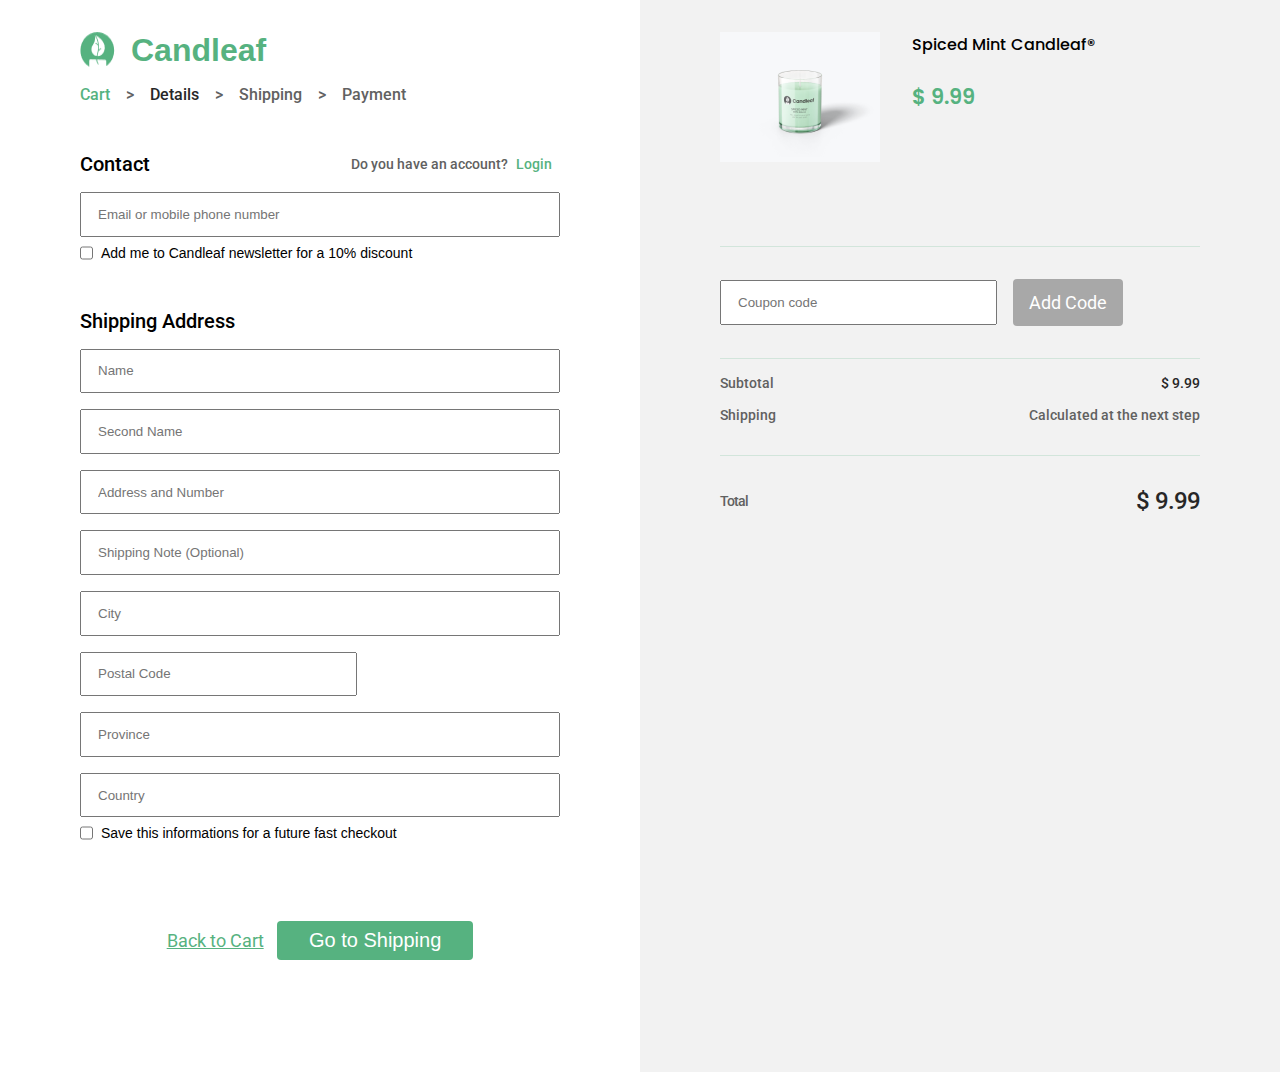
<file: Candleaf-main/authentication.html>
<!DOCTYPE html>
<html lang="en">
<head>
    <meta charset="UTF-8">
    <meta name="viewport" content="width=device-width, initial-scale=1.0">
    <link rel="stylesheet" href="style/Authentication.css">
    <title>Authentication</title>
</head>
<body>
    <div class="container">

        <div class="section section-left">


            <div class="h1-content">
                <img src="images/Authentication/icon.png" alt="" id="h1-img">
                <h1>Candleaf</h1>
            </div>

            <nav>
                <ul id="header-links">
                    <li id="nav-cart"><a href="cart.html"></a>Cart</li>
                    <li> > </li>
    
                    <li id="nav-details">Details</li>
                    <li> > </li>
        
                    <li>Shipping</li>
                    <li> > </li>
        
                    <li>Payment</li>
                </ul>
            </nav>

            <div class="contact">
                
                <div class="contact-info">
                    <h2>Contact</h2>

                    <div class="account-info">
                        <p>Do you have an account?
                            <p id="login">Login</p>
                        </p>
                    </div>
                </div>

                <input type="text" class="input input-contact" placeholder="Email or mobile phone number">

                <div class="checkbox checkbox-contact">
                    <input type="checkbox"> 
                    <p>Add me to Candleaf newsletter for a 10% discount</p>
                </div>

            </div>


            <div class="shipping">
                
                <h2>Shipping Address</h2>
                
                <div class="input inputs-shipping">
                    <input class="input input-name" type="text" placeholder="Name"> 
                    <input class="input input-surname" type="text" placeholder="Second Name">
                    <input class="input input-address" type="text"placeholder="Address and Number">
                    <input class="input input-note" type="text"placeholder="Shipping Note (Optional)">
                    <input class="input input-city" type="text"placeholder="City">
                    <input class="input input-postal" type="text"placeholder="Postal Code">
                    <input class="input input-province" type="text"placeholder="Province">
                    <input class="input input-country" type="text"placeholder="Country">
                </div>
                
                <div class="checkbox checkbox-shipping">
                    <input type="checkbox">
                    <p>Save this informations for a future fast checkout</p>
                </div>

            </div> 

            <div class="submit">
                <a href="cart.html" id="back-to-cart">Back to Cart</a>
                <a href="shipping.html"><button id="go-to-shipping">Go to Shipping</button></a>
            </div>
            
        </div>
        
        <div class="section section-right">
            
            <div class="img-price">
                <div>
                    <img src="images/Authentication/product-image.png" alt="">
                </div>
                
                <div class="description-price">
                    <p id="candle-name">Spiced Mint Candleaf®</p>
                    <p id="price">$ 9.99</p> 
                </div>
            
            </div>

            <div class="coupon-code">
                <input type="text" placeholder="Coupon code" class="input input-coupon">
                <button id="coupon-btn">Add Code</button>
            </div>
            
            <div class="subtotal-shipping-price">

                <div class="subtotal-price">
                    <p>Subtotal</p>
                    <p id="sub-price">$ 9.99</p>
                </div>
                <div class="shipping-price">
                    <p>Shipping</p>
                    <p>Calculated at the next step</p>
                </div>

            </div>

            <div class="total">
                <p>Total</p>
                <p id="total-price">$ 9.99</p>    
            </div>

        </div>
    </div>
</body>
</html>
</file>
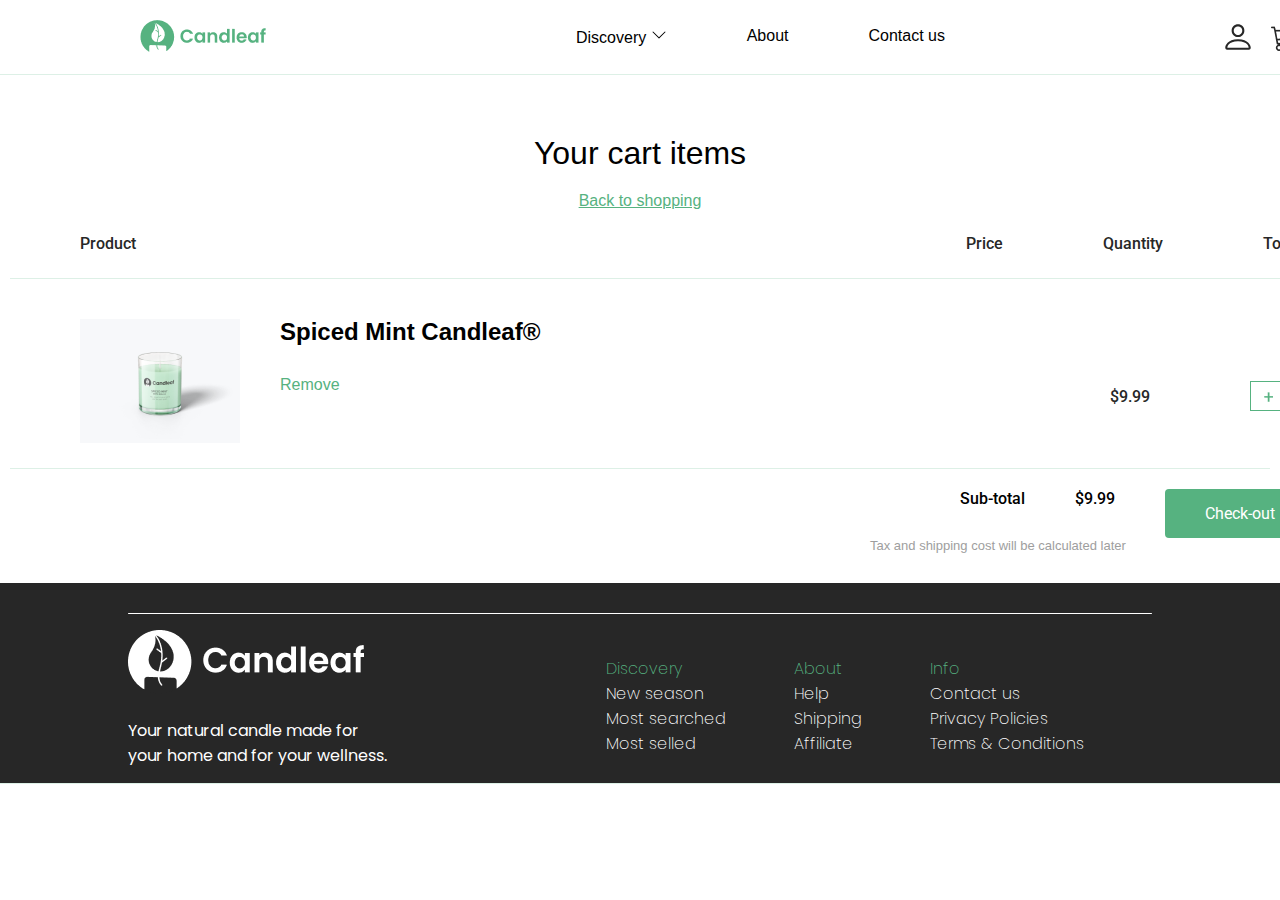
<file: Candleaf-main/cart.html>
<!DOCTYPE html>
<html lang="en">
  <head>
    <meta charset="UTF-8" />
    <meta name="viewport" content="width=device-width, initial-scale=1.0" />
    <title>CandleLeaf</title>
    <link rel="stylesheet" href="./style/cart.css" />
  </head> 
     
  <body>
      <nav>
        <img src="./images/cart-images/logo.png" alt="Logo" />
        <ul class="historico">
          <li>Discovery
           <svg xmlns="http://www.w3.org/2000/svg" width="16" height="16" fill="currentColor" class="bi bi-chevron-down" viewBox="0 0 16 16">
                <path fill-rule="evenodd" d="M1.646 4.646a.5.5 0 0 1 .708 0L8 10.293l5.646-5.647a.5.5 0 0 1 .708.708l-6 6a.5.5 0 0 1-.708 0l-6-6a.5.5 0 0 1 0-.708z"/>
                </svg></li>
          <li>About</li>
          <li>Contact us</li>
        </ul>

        <div class="icons">
            <svg width="26" height="26" viewBox="0 0 26 26" fill="none" xmlns="http://www.w3.org/2000/svg">
              <path fill-rule="evenodd" clip-rule="evenodd" d="M23.625 25.75C23.625 25.75 25.75 25.75 25.75 23.625C25.75 21.5 23.625 15.125 13 15.125C2.375 15.125 0.25 21.5 0.25 23.625C0.25 25.75 2.375 25.75 2.375 25.75H23.625ZM2.38563 23.744V23.7397V23.744ZM2.42175 23.625H23.5782C23.5882 23.6238 23.5981 23.6224 23.608 23.6208L23.625 23.6165C23.6229 23.0938 23.2978 21.5212 21.857 20.0805C20.4715 18.695 17.8641 17.25 13 17.25C8.13375 17.25 5.5285 18.695 4.143 20.0805C2.70225 21.5212 2.37925 23.0938 2.375 23.6165C2.39055 23.6195 2.40614 23.6223 2.42175 23.625ZM23.6165 23.744V23.7397V23.744ZM13 10.875C14.1272 10.875 15.2082 10.4272 16.0052 9.6302C16.8022 8.83317 17.25 7.75217 17.25 6.625C17.25 5.49783 16.8022 4.41683 16.0052 3.6198C15.2082 2.82277 14.1272 2.375 13 2.375C11.8728 2.375 10.7918 2.82277 9.9948 3.6198C9.19777 4.41683 8.75 5.49783 8.75 6.625C8.75 7.75217 9.19777 8.83317 9.9948 9.6302C10.7918 10.4272 11.8728 10.875 13 10.875ZM19.375 6.625C19.375 8.31575 18.7034 9.93726 17.5078 11.1328C16.3123 12.3284 14.6908 13 13 13C11.3092 13 9.68774 12.3284 8.49219 11.1328C7.29665 9.93726 6.625 8.31575 6.625 6.625C6.625 4.93425 7.29665 3.31274 8.49219 2.11719C9.68774 0.92165 11.3092 0.25 13 0.25C14.6908 0.25 16.3123 0.92165 17.5078 2.11719C18.7034 3.31274 19.375 4.93425 19.375 6.625Z" fill="#272727"/>
            </svg>
            <img src="./images/cart-images/Carrinho.png" alt="Carrinho" />
        </div>
      </nav>


  <main>
    <section class="titulo">
      <div class="meio">
        <h1>Your cart items</h1>
        <a href="./index.html">Back to shopping</a>
      </div>
      <div class="info">
        <p class="product">Product</p>
        <p>Price</p>
        <p>Quantity</p>
        <p>Total</p>
      </div>
    </section>

    <section class="produto">
      <div class="imgproduto">
        <img src="./images/cart-images/produto.png" alt="produto">
      </div>
      <div class="nomeproduto">
        <h2>Spiced Mint Candleaf®</h2>
        <p>Remove</p>
      </div>
      <div class="preço">
        <p>$9.99</p>
        <img src="./images/cart-images/numero.png">
        <p>$9.99</p>           
      </div>
    </section>

    <section class="parte de baixo">
      <div class="baixo">
        <div class="total">
          <p>Sub-total</p>
          <p>$9.99</p>
          <a href="./Authentication.html">
            <button>
              <p>Check-out</p>
            </button>       
          </a>     
        </div>
        <div>
          <p class="textocinza">Tax and shipping cost will be calculated later</p>
        </div> 
      </div>
    </section>
  </main>

    <footer class="footer">
      <div class="areafooter">
          <div class="footerlinha"></div>
          <div class="footer-box-content">
              <div class="footerlogo">
                  <img src="./images/cart-images/logo2.png" alt="Logo">
                  <p>Your natural candle made for<br> your home and for your wellness.</p>
              </div>
              <div class="footerlinks"> 
                  <div class="footer-box-content-links-text">
                      <h4>Discovery</h4>
                      <p>New season</p>
                      <p>Most searched</p>
                      <p>Most selled</p>
                  </div>
                  <div class="footer-box-content-links-text">
                      <h4>About</h4>
                      <p>Help</p>
                      <p>Shipping</p>
                      <p>Affiliate</p>
                  </div>
                  <div class="footer-box-content-links-text">
                      <h4>Info</h4>
                      <p>Contact us</p>
                      <p>Privacy Policies</p>
                      <p>Terms & Conditions</p>
                  </div>
              </div>
          </div>
      </div>
    </footer>
  </body>
</html>
</file>
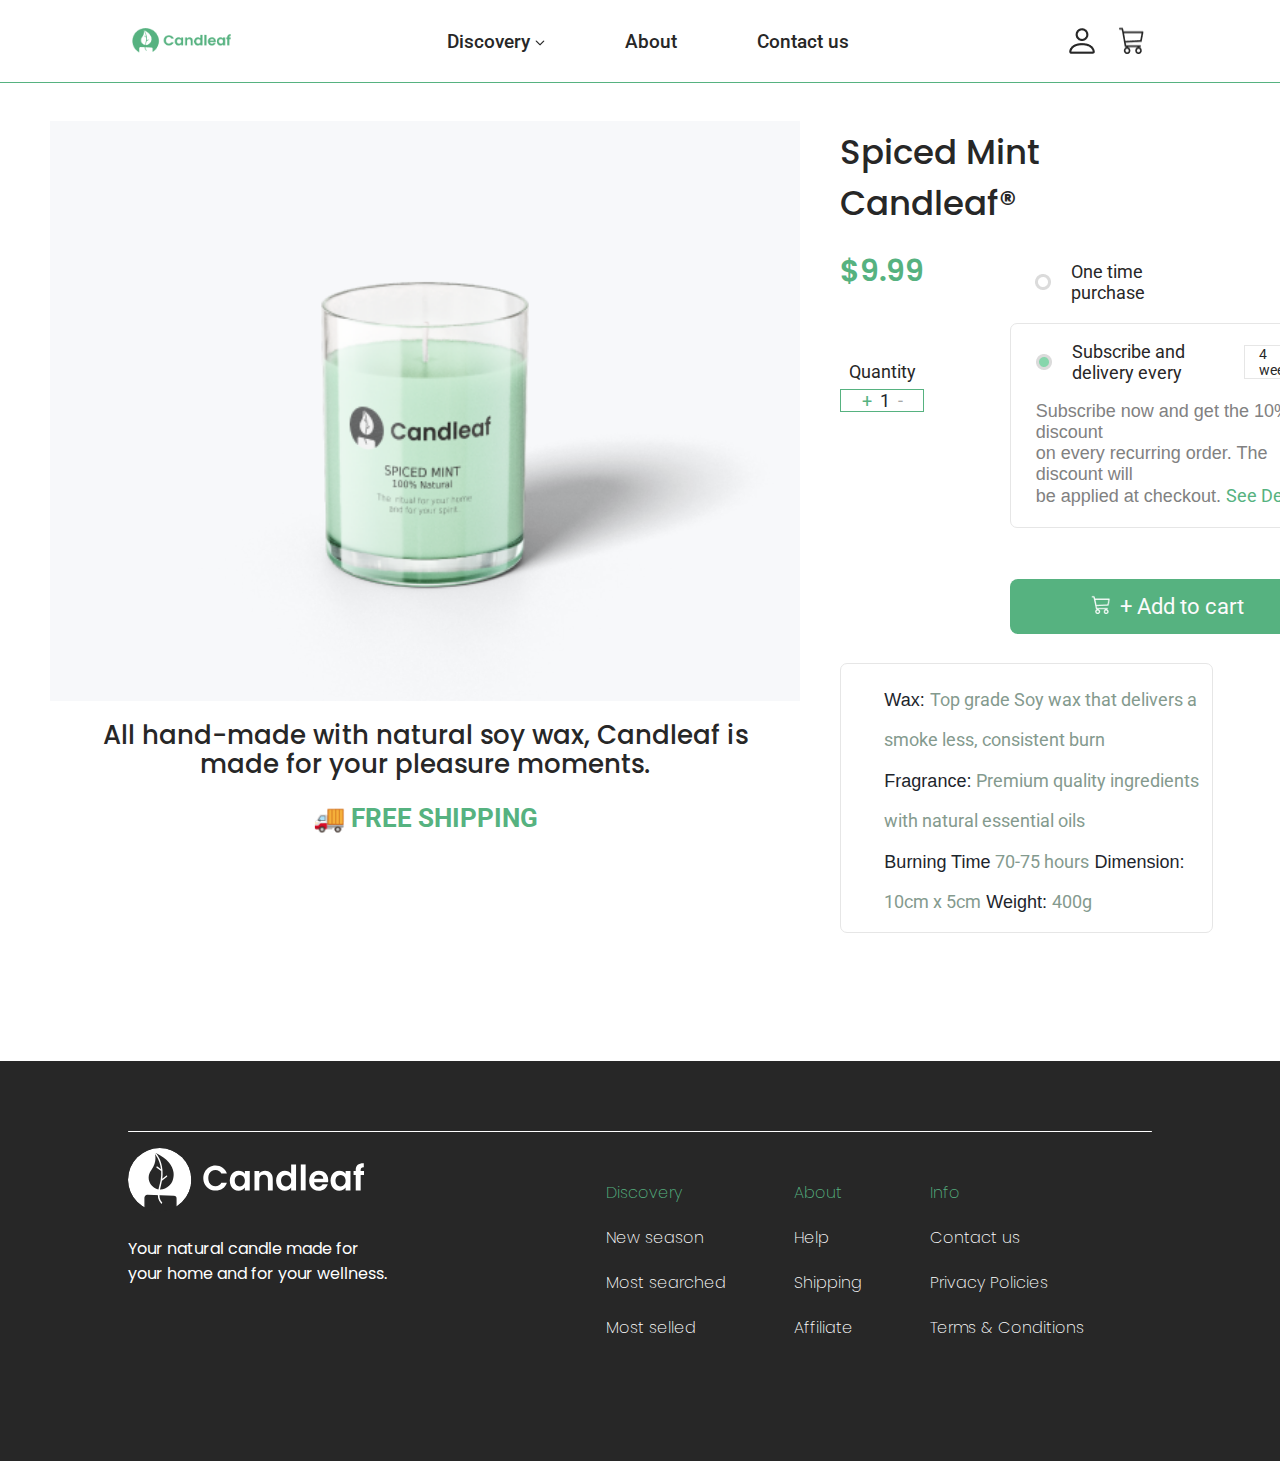
<file: Candleaf-main/product.html>
<!DOCTYPE html>
<html lang="en">
<head>
    <meta charset="UTF-8">
    <meta name="viewport" content="width=device-width, initial-scale=1.0">
    <title>Product</title>
    <link rel="stylesheet" href="./style/Product.css">
    <link rel="icon" href="./images/Thanks/icon@2x.svg" type="image/x-icon">

</head>

<body>
    <nav>
        <img class="logo" src="./images/Product/Logo.png" alt="logo">

        <div class="menu">
            <p>Discovery <img src="./images/Product/Seta.png"></p>
            <p>About</p>
            <p>Contact us</p>
        </div>

        <div class="img-menu">
            <img class="profile" src="./images/Product/Profile.png">
            <img class="cart" src="./images/Product/Cart.png">
        </div>    
    </nav>

    <section id="produto">

        <div class="left-side">
            <img id="vela" src="./images/Product/Img-vela.png">

            <div class="descricao">                
                <p>All hand-made with natural soy wax, Candleaf is</p>
                <p>made for your pleasure moments.</p>
            </div>
            <div class="entrega">
                <p>&#128666; FREE SHIPPING</p>
            </div>
        </div>

        <div class="right-side">
            <div class="titulo">
            <h1>Spiced Mint Candleaf®</h1>
            </div>

            <div class="coluna">
                <div class="preco">
                    <p>$9.99</p>
                    <div class="quantity">
                        <p>Quantity</p>
                        <div class="quantity-box">
                    <div class="quantity-number">
                        <p class="soma">+</p>
                        <p class="one">1</p>
                        <p class="sub">-</p>
                </div>
                </div>
                </div>
            </div>

            <div class="coluna-direita">
                <div class="opcao-one">
                    <img src="./images/Product/Check-vazia.png">
                    <p>One time purchase</p>
             </div>

                <div class="all-border">
                    <div class="opcao-two">
                        <img src="./images/Product/Check-preenchida.png">
                        <p>Subscribe and delivery every</p>
                        <p class="seta">4 weeks<img src="./images/Product/Seta.png"></p>
                    </div>
    
                    <div class="op-descricao">
                        <p>Subscribe now and get the 10% of discount</p>
                        <p>on every recurring order. The discount will</p>
                        <p>be applied at checkout. <span class="bold">See Details</span></p>
                    </div>
            </div>
            <div class="button">
               <button class="button-content">
                <img class="button-content-2" src="./images/Product/Cart-white.png">
                <a class="button-content-3" href="./cart.html">+ Add to cart</a></button>
            </div>
        </div>
    </div> 
            <div class="all-border-two">
                <div class="descricao-two">
                    <p>Wax: <span class="bold2">Top grade Soy wax that delivers a smoke less, consistent burn</span></p>
                    <p>Fragrance: <span class="bold2">Premium quality ingredients with natural essential oils </span></p>
                    <p>Burning Time <span class="bold2">70-75 hours</span> Dimension: <span class="bold2">10cm x 5cm</span> Weight: <span class="bold2">400g</span></p>

                </div>
            </div>
    </section>

    <footer id="footer">
        <div class="footer-box">
            <div class="footer-box-line"></div>
            <div class="footer-box-content">
                <div class="footer-box-content-logotipo">
                    <img src="images/Product/footer.svg" alt="">
                    <p>Your natural candle made for<br> your home and for your wellness.</p>
                </div>
                <div class="footer-box-content-links"> 
                    <div class="footer-box-content-links-text">
                        <h4>Discovery</h4>
                        <p>New season</p>
                        <p>Most searched</p>
                        <p>Most selled</p>
                    </div>
                    <div class="footer-box-content-links-text">
                        <h4>About</h4>
                        <p>Help</p>
                        <p>Shipping</p>
                        <p>Affiliate</p>
                    </div>
                    <div class="footer-box-content-links-text">
                        <h4>Info</h4>
                        <p>Contact us</p>
                        <p>Privacy Policies</p>
                        <p>Terms & Conditions</p>
                    </div>
                </div>
            </div>
        </div>
    </footer>
    
</body>
</html>
</file>
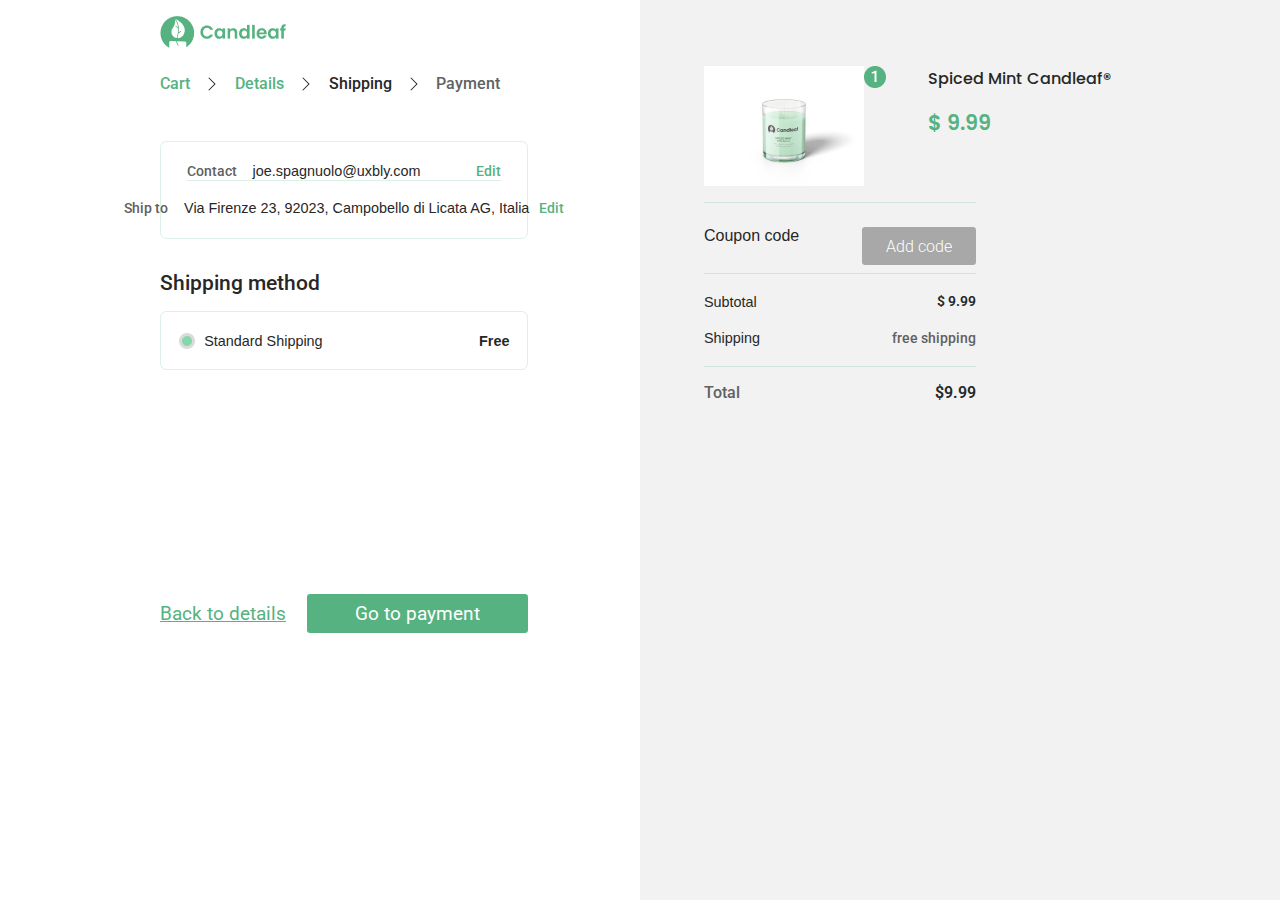
<file: Candleaf-main/shipping.html>
<!DOCTYPE html>
<html lang="en">
  <head>
    <meta charset="UTF-8">
    <meta name="viewport" content="width=device-width, initial-scale=1.0">
    <link rel="stylesheet" href="./style/shipping.css" />
    <title>Candleaf</title>
  </head>

  <body>
    <nav>
      <img src="./images/shipping-images/logo.png" alt="logo">
    </nav>

    <main>
      <Section class="esquerda">
        <div class="historico">
          <p class="textoverde">Cart</p>
          <svg xmlns="http://www.w3.org/2000/svg" width="16" height="16" fill="currentColor" class="bi bi-chevron-right" viewBox="0 0 16 16">
          <path fill-rule="evenodd" d="M4.646 1.646a.5.5 0 0 1 .708 0l6 6a.5.5 0 0 1 0 .708l-6 6a.5.5 0 0 1-.708-.708L10.293 8 4.646 2.354a.5.5 0 0 1 0-.708z"/>
          </svg>
          <p class="textoverde" >Details</p>
          <svg xmlns="http://www.w3.org/2000/svg" width="16" height="16" fill="currentColor" class="bi bi-chevron-right" viewBox="0 0 16 16">
          <path fill-rule="evenodd" d="M4.646 1.646a.5.5 0 0 1 .708 0l6 6a.5.5 0 0 1 0 .708l-6 6a.5.5 0 0 1-.708-.708L10.293 8 4.646 2.354a.5.5 0 0 1 0-.708z"/>
          </svg>
          <p class="texto">Shipping</p>
          <svg xmlns="http://www.w3.org/2000/svg" width="16" height="16" fill="currentColor" class="bi bi-chevron-right" viewBox="0 0 16 16">
          <path fill-rule="evenodd" d="M4.646 1.646a.5.5 0 0 1 .708 0l6 6a.5.5 0 0 1 0 .708l-6 6a.5.5 0 0 1-.708-.708L10.293 8 4.646 2.354a.5.5 0 0 1 0-.708z"/>
          </svg>
          <p class="textocinza">Payment</p>
        </div>

        <div class="caixa">              
          <div class="caixacontato">
            <div class="contato">
              <p  class="textocinza" >Contact</p>
              <p>joe.spagnuolo@uxbly.com</p>                    
            </div>
            <p class="textoverde" >Edit</p>                    
          </div>
          <div class="caixaship">
            <div class="ship">                    
              <p class="textocinza" >Ship to</p>
              <p>Via Firenze 23, 92023, Campobello di  Licata AG, Italia</p>
            </div>
            <p class="textoverde" >Edit</p>
          </div>
        </div>

        <p class="titulo">Shipping method</p>
        <div class="caixashipping">                
          <div class="standardshipping">
            <img src="./images/shipping-images/bolinha.png" alt="bolinha">
            <p>Standard Shipping</p>
          </div>
          <p class="free" >Free</p>
        </div>

        <div class="botões">
          <a class="back" href="./authentication.html">Back to details</a>
          <button class="botãopayment"> <a class="payment" href="./payment.html">Go to payment</a> </button>
        </div>
      </Section>

      <Section class="direita">
        <div class="descriçãoproduto"> 
          <div class="produto"> 
            <img class="produtoimg" src="./images/shipping-images/produto.png" alt="produto"> 
            <img class="quantidadeproduto" src="./images/shipping-images/quantidade.png" alt="quantidade"> 
          </div> 
          <div class="infoproduto"> 
            <p class="nomeproduto">Spiced Mint Candleaf®</p>
            <p class="preçoverde">$ 9.99</p>   
          </div>
        </div>  

        <div class="coupon">
          <p class="textocoupon">Coupon code</p>
          <button class="botãocode">Add code</button>
        </div>

        <div class="infofinais">
          <div class="infopreço">
            <p>Subtotal</p>
            <p class="preço">$ 9.99</p> 
          </div>
          <div class="infopreço">
            <p>Shipping</p>
            <p class="textocinza">free shipping</p>
          </div>
        </div>

        <div class="partefinal">
          <p class="textocinza">Total</p>
          <p class="preçofinal">$9.99</p>
        </div>
      </Section>
    </main>
  </body>
</html>
</file>
<file: Candleaf-main/style/Authentication.css>
@import url('https://fonts.googleapis.com/css2?family=Poppins:wght@300;400;500;600&display=swap');
@import url('https://fonts.googleapis.com/css2?family=Poppins:wght@300;400;500;600&family=Roboto:wght@300;400;500;700&display=swap');

* {
    padding: 0;
    margin: 0;
  }
  
  .container {
    display: flex;
  }
  
  .section {
    flex: 1; 
    padding: 2rem;
  }
  
  .section-left {
    background-color: #ffffff;
    padding-left: 5rem;
    padding-right: 5rem;
  }
  
  .section-right {
    background-color: #F2F2F2;
    padding-right: 5rem; 
    padding-left: 5rem;
  }

  h2 {
    font-family: Roboto;
    font-size: 20px;
    font-weight: 500;

  }
  
  div.h2 {
    font-family: Helvetica;
    font-size: 20px;
    font-weight: 500;
  }
  
  div.h1-content {
    display: flex;
    gap: 1rem;
  }
  
  div.h1-content h1 {
    font-family: Helvetica;
    color: #56B280; 
  }
  
  ul#header-links {
    display: flex;
    flex-direction: row;
  
    list-style: none;
    padding-top: 1rem;
    gap: 1rem;

    font-family: Roboto;
    font-size: 16px;
    font-weight: 500;
    color: #616161;
  }

  li#nav-cart {
    color: #56B280;
    cursor: pointer;
  }

  li#nav-details{
    color: #272727;
  }
  
  div.contact {
    display: flex;
    flex-direction: column;
    justify-content: space-between;
  
    padding-top: 3rem;
  }
  
  div.contact-info{
    display: flex;
    align-items: center;
    justify-content: space-between;
  
    padding-bottom: 1rem;
  }
  
  div.account-info {
    display: flex;
    flex-direction: row;
    gap: 0.5rem;
  }

  div.account-info p {
    font-family: Roboto;
    font-size: 14px;
    font-weight: 500;
    
    color: #616161;
}
  
  p#login {
    color: #56B280;
    font-family: Roboto;
    font-size: 14px;
    font-weight: 500;

  }
  
  div.checkbox {
    display:flex ;
  
    font-family: Helvetica;
    font-size: 14px;
    font-weight: 400;
  
    padding-top: 0.5rem;
    gap: 0.5rem;
  }
  
  div.shipping {
    display: flex;
    flex-direction: column;
  
    padding-top: 3rem;
  }
  
  div.inputs-shipping {
    display: flex;
    flex-flow: row wrap; 
    align-items: center;
    
    padding-top: 1rem;
    gap: 1rem;
  }
  
  input.input{
    padding: 0.8rem 5rem 0.8rem 1rem;
  }
  
  input.input-name{
    flex-grow: 1;
  }
  
  input.input-surname{
    flex-grow: 1; 
  }
  
  input.input-address {
    width: 100% 
  }
  
  input.input-note {
    width: 100%;
  }
  
  input.input-city {
    flex-grow: 3;
  } 
  input.input-postal {
    flex-grow: 0;
  } 
  
  input.input-province {
    flex-grow: 1; 
  }
  
  input.input-country {
    width: 100%;
  }
  
  div.submit {
    display: flex;
    justify-content: space-around;
    align-items: center;
    
    padding: 5rem;
  }
  
  a#back-to-cart {
    font-size: 20px;
    text-decoration: underline;
    color: #56B280;
    font-family: Roboto;
    font-size: 18px;
    font-weight: 400;

    cursor: pointer;
  }
  
  button#go-to-shipping {
    padding: 0.5rem 2rem 0.5rem 2rem; 
    background-color: #56B280;
    color: #FFFFFF;
    border: none;
    border-radius: 4px;
    cursor: pointer;
  
    font-size: 20px;
  }


div.img-price{
  display: flex;

  gap: 2rem; 
}

div.description-price {
  display: flex;
  flex-direction: column; 
  gap: 1.5rem;

}

p#candle-name{
  font-family: Poppins;
  font-size: 16px;
  font-weight: 500;
}

p#price {
  font-family: Poppins;
  font-size: 21px;
  font-weight: 600;
  

  color: #56B280;
}

div.coupon-code{
  display: flex;
  align-items: center;

  margin-top: 5rem;
  padding: 2rem 0rem 2rem 0rem;
  gap: 1rem;
  border-top: 1px solid #56B28033; 
  border-bottom: 1px solid #56B28033; 
}

button#coupon-btn{
  padding: 0.8rem 1rem 0.8rem 1rem;
  
  background: #A8A8A8;
  color: #FFFFFF;
  border-radius: 4px;
  border: none;
  font-family: Roboto;
  font-size: 18px;
  font-weight: 400;
  line-height: 21px;
  letter-spacing: 0px;
  text-align: center;

}

div.subtotal-price{
  display: flex;
  justify-content: space-between;
  padding: 1rem 0rem 1rem 0rem;

  font-family: Roboto;
  font-size: 14px;
  font-weight: 500;
  color: #616161;

}

p#sub-price{
  color: #272727;
}

div.shipping-price{
  display: flex;
  justify-content: space-between;
  padding: 0rem 0rem 2rem 0rem;

  border-bottom: 1px solid #56B28033;

  font-family: Roboto;
  font-size: 14px;
  font-weight: 500;
  color: #616161;
}

div.total{
  display: flex;
  justify-content: space-between;

  padding: 2rem 0rem 0rem 0rem;
  font-family: Roboto;
  font-size: 14px;
  font-weight: 500;
  line-height: 26px;
  letter-spacing: -0.8999999165534973px;
  text-align: left;
  color: #616161;
}

p#total-price {
  font-family: Roboto;
  font-size: 24px;
  font-weight: 500;
  color: #272727;
}
</file>
<file: Candleaf-main/style/cart.css>
@import url("https://fonts.googleapis.com/css2?family=Poppins:wght@300;400;500;600;700;800;900&family=Roboto:wght@100;300;400;500;700;900&display=swap");
@import url('https://fonts.googleapis.com/css2?family=Roboto:wght@500&display=swap');
* {
  margin: 0;
  padding: 0;
  box-sizing: border-box;
}

:root {
    font-size: 62.5%;
  }
   
body {
  border-bottom: 1px solid rgba(86, 178, 128, 0.2);
  font-size: 1.6rem;
  font-family: "Poppins", sans-serif;
}
  
nav {
  width: 1440px;
  height: 75px;
  border-bottom: 1px solid rgba(86, 178, 128, 0.2);
  padding: 2.5rem 0;
  display: flex;
  justify-content: space-around;
  align-items: center;
}
  
nav ul {
  font-weight: 500;
  margin-left: 3rem;
  display: flex;
  gap: 8rem;
  list-style: none;
}
  
nav ul li a {
  display: flex;
  text-decoration: none;
  font-family: "Roboto", sans-serif;
  font-weight: 500;
  line-height: 1.8rem;
  color: #272727;
}
  
.icons {
  display: flex;
  align-items: center;
  gap: 2rem;
}

body {
  font-family: sans-serif;
}

main {
  padding: 10px;
}  
.meio {
  border-bottom: 20rem;
  width: 400px;
  margin: 0 auto;
}

.meio h1 {
  font-weight: 500;
  flex-direction: column;
  justify-content: center;
  display: flex;
  text-align: center;
  margin-top: 5rem;
}

.meio a { 
  font-weight: 500;
  flex-direction: column;
  justify-content: center;
  display: flex;
  text-align: center;
  margin-top: 2rem;
  margin-bottom: 4;
  color: rgba(86, 178, 128, 1)
}
.info {
  width: 140rem;
  display: flex;
  align-items: center;
  gap:10rem;
  list-style: none;
  padding: 2.5rem 7rem;
  text-decoration: none;
  font-family: "Roboto", sans-serif;
  font-weight: 500;
  line-height: 1.8rem;
  color: #272727;
  border-bottom: 1px solid rgba(86, 178, 128, 0.2);
}

.product {
  margin-right: 73rem;
}

.produto {
  height: 15rem;
  border-bottom: 1px solid rgba(86, 178, 128, 0.2);
}
.imgproduto {
  width: 16rem;
  margin-top: 4rem; 
  margin-left: 7rem; 
  background: #F7F8FA;
}
.nomeproduto {
  margin-left: 27rem;
  align-items: center;
  justify-content:center;
  margin-top: -125px;
}

.nomeproduto p {
  color: rgba(86, 178, 128, 1);
  margin-top: 30px;
}


.preço{
  gap: 10rem;
  display: flex;
  align-items: center;
  justify-content: space-around;
  list-style: none;
  padding: 2.5rem 35rem;
  text-decoration: none;
  font-family: "Roboto", sans-serif;
  font-weight: 500;
  color: #272727;
  margin-left: 75rem;
  margin-top: -38px;
  }

  .quantidadeum{
    width: 2rem;
    border: #56B280;
    display: flex;
    border-color:#56B280;
  }
.baixo{
  margin-top: 2rem;
}

.total{
  margin-left: 95rem;
  font-weight: 500;
  font-family: "Roboto", sans-serif;
  width: 40rem;
  gap: 5rem;
  display: flex;
}

.total button{
  text-decoration: none;
  background-color: #56B280;
  color: #ffffff;   
  padding: 1.5rem 4rem;
  border: none; 
  border-radius: .4rem; 
  cursor: pointer;
  font-family: Roboto, Helvetica, sans-serif;
  font-size: 1.6rem;
}

.textocinza{
  margin-bottom: 2rem;
  margin-left: 86rem;
  font-size: small;
  width: 35rem;
  color:#9E9E9E;
}


.footer{
    width: 100%;
    height: 20rem;
    background-color: #272727;
    display: flex;
    flex-direction: column;
    align-items: center;
    justify-content: center;
}

.areafooter{
    width: 80%;
    height: 70%;
}

.footerlinha{
    width: 100%;
    height: .1rem;
    border-radius: 1rem;
    background-color: white;

}

.footer-box-content{
  display: flex;
  justify-content: space-between;
}

.footerlogo p{
    font-family: 'Poppins';
    color: white;
    font-weight: 400;
    font-size: 1em;
}

.footerlinks{
    width: 60%;
    display: flex;
    justify-content: space-evenly;

    align-items: center;
    padding-top: 2rem;
}

.footerlinks div{
    display: flex;
    flex-direction: column;
    justify-content: space-between;

    height: 9rem;
}

.footerlinks div h4{
    font-family: 'Poppins';
    font-weight: 200;
    color: #56B280;
}

.footerlinks div p{
    font-family: 'Poppins';
    font-weight: 200;
    color: white;
}
</file>
<file: Candleaf-main/style/Product.css>
@import url('https://fonts.googleapis.com/css2?family=Roboto:wght@300;400;500&display=swap');
@import url('https://fonts.cdnfonts.com/css/helvetica-neue-5');
@import url('https://fonts.googleapis.com/css2?family=Poppins:wght@300;400;500&family=Roboto:wght@300;400;500&display=swap');
@import url('https://fonts.googleapis.com/css2?family=Roboto&display=swap');

* {
    margin:0%;
    padding:0%;
    padding-left: 0%;
    box-sizing:border-box;
}

h1{
    font-family: 'Poppins', sans-serif;
    font-size: 34px;
    font-weight: 500;
    color: #272727;
}


/* Header */

nav {
    width: 100%;
    display: flex;
    justify-content: space-around;
    flex-direction: row;
    align-items: center;
    padding: 1.5rem;
    border-bottom: 0.3px solid #56B280;

}


.menu {
   gap: 5rem;
   display: flex;
   flex-direction: row;
   font-family: 'Roboto', sans-serif;
   font-size: 19px;
   font-weight: 500;
   color: #272727;
   
}

.img-menu {
    display: flex;
    gap: 20px;

}

.cart {
    width: 29px;
    height: 30px;
}
.profile {
    width: 34px;
    height: 34px;
}

.logo {
    width: 8%;
}

/* Section */

#produto{
    display: flex;
    flex-direction: row;
    justify-content: center;
    gap:2.5rem;
    padding: 10%;
    padding-right: 18%;
    padding-top: 3%;
    
}

.all-border{
    padding-left: 12%;  
    padding-bottom: 10%;
    border: 1px solid #E6E6E6;
    border-radius: 7px;
    width: 155%;
}

.opcao-one{
    padding-left: 12%;
    padding-block: 10%;
    display: flex;
    flex-direction: row;
    font-family: 'Roboto', sans-serif;
    color: #272727;
    font-weight: 400;
    font-size: 18px;
    align-items: center;
    gap: 20px;

}

.opcao-one img{
    width: 16px;
    height: 16px;
}

.opcao-two{ 
    padding-block: 6%;
    display: flex;
    flex-direction: row;
    font-family: 'Roboto', sans-serif;
    color: #272727;
    font-weight: 400;
    font-size: 18px;
    align-items: center;
    gap: 20px;
    border-radius: 7px;


}

.opcao-two img{
    width: 16px;
    height: 16px;
}

.seta {
    display: flex;
    flex-direction: row;
    gap: 15px;
    align-items: center;
    font-size: 14px;
    border: 1px solid #E6E6E6;
    padding-left: 5%;

}

.seta img{
    width: 10px;
    height: 10px;

}

.titulo {
    padding-top: 2%;
}

img#vela{
    background-color: #F7F8FA;
    width: 750px;
    height: 580px;
}

.preco{
    color: #56B280;
    font-size: 30px;
    font-family: 'Poppins', sans-serif;
    font-weight: 600;
    padding-block: 6.5%;
}

.quantity{
    color: #272727;
    font-size: 18px;
    font-family: 'Roboto', sans-serif;
    font-weight: 400;
    padding-block: 80%;
    text-align: center;
}

.quantity-number{
    display: flex;
    margin-top: 8%;
    flex-direction: row;
    font-family: 'Roboto', sans-serif;
    font-weight: 400;
    font-size: 18px;
    border: 1px solid #56B280;
    justify-content: center;
    align-items: center;
    gap: 0.5rem;

}

.soma{
    color: #56B280;
}

.sub{
    color: #A7A7A7;
}

.one{
    color: #1D252C;
}
.op-descricao{
    font-family: 'Helvetica', sans-serif;
    font-size: 18px;
    font-weight: 400;
    color: #818181;
}

.bold {
    font-family: 'Roboto', sans-serif;
    font-size: 18px;
    font-weight: 400;
    color: #56B280;
}

.descricao{
    font-family: 'Poppins', sans-serif;
    font-size: 26px;
    font-weight: 500;
    color: #272727;
    text-align: center;
    padding-top: 1rem;
    line-height: 110%;
}

.entrega{
    color: #56B280;
    font-family: 'Roboto', sans-serif;
    font-size: 26px;
    font-weight: 700;
    text-align: center;
    padding-top: 1.5rem;
}
.coluna{
    display: flex;
}

.coluna-direita{
    padding-top: 4%;
    padding-left: 30%;
}

.button {
    padding-top: 25%;
}

.button-content {
    padding-left: 0%;
    background-color: #56B280;
    border: none;
    color: #fff;
    padding: 15px 32px;
    text-align: center;
    text-decoration: none;
    display: inline-block;
    cursor: pointer;
    border-radius: 8px;
    width: 155%;
    
}

.button-content-2 {
    width: 10%;
    padding-right: 2%;
    justify-items: center;
}

.button-content-3 {
    color:#fbfbfb;
    text-decoration: none;
    font-family: 'Roboto', sans-serif;
    font-weight: 400;
    font-size: 22px;  
}

.all-border-two{
    margin-top: 10%;
    padding-bottom: 3%;
    border: 1px solid #E6E6E6;
    border-radius: 7px;
    width: 130%;
    padding-left: 15%;
}

.descricao-two{
    font-family: 'Helvetica', sans-serif;
    font-size: 18px;
    font-weight: 400;
    color: #1D252C;
    padding-top: 1rem;
    line-height: 220%;
}

.bold2 {
    font-family: 'Roboto', sans-serif;
    font-size: 18px;
    font-weight: 400;
    color: #849A8E;
}

/* Footer */

#footer{
    width: 100%;
    height: 25rem;
    background-color: #272727;
    display: flex;
    flex-direction: column;
    align-items: center;
    justify-content: center;
}

.footer-box{
    width: 80%;
    height: 65%;
}

.footer-box-line{
    width: 100%;
    height: .1rem;
    border-radius: 1rem;
    background-color: white;

}

.footer-box-content-logotipo p{
    font-family: 'Poppins';
    color: white;
    font-weight: 400;
    font-size: 16px;
}

.footer-box-content{
    display: flex;
    justify-content: space-between;
}

.footer-box-content-links{
    width: 60%;
    display: flex;
    justify-content: space-evenly;
    align-items: center;
    padding-top: 3rem;
}

.footer-box-content-links-text{
    display: flex;
    flex-direction: column;
    justify-content: space-between;

    height: 10rem;
}

.footer-box-content-links-text h4{
    font-family: 'Poppins';
    font-weight: 200;
    color: #56B280;
}

.footer-box-content-links-text p{
    font-family: 'Poppins';
    font-weight: 200;
    color: white;
}
</file>
<file: Candleaf-main/style/shipping.css>
@import url('https://fonts.googleapis.com/css2?family=Poppins:wght@100;200;300;400;500;600;700;800&family=Roboto:wght@100;300;400;500;700;900&display=swap');
@import url('https://fonts.googleapis.com/css2?family=Roboto:wght@500&display=swap');
* {
    margin: 0;
    padding: 0;
    box-sizing: border-box;
    font-family: Helvetica;
    color: #272727;  
}

main {
    display: flex;
}

nav {
    width: 50%;
    display: flex;
    justify-content: flex-start;
    align-items: center;
    gap: 0.5rem;
    padding: 1rem 10rem;
}

.esquerda {
    width: 50%;
    display: flex;
    flex-direction: column;
    justify-content: center;
    padding: .5rem 7rem 0rem 10rem;
}

.historico {
    display: flex;
    justify-content: flex-start;
    text-align: left;
    align-items: center;
    gap: .9rem;
    padding: 0rem 0rem 3rem;
}

.textoverde {
    font-weight: 500;
    font-family: Roboto, Helvetica, sans-serif;
    color: #56B280;
}

.texto {
    font-weight: 500;
    font-family: Roboto, Helvetica, sans-serif;
}

.textocinza {
    font-weight: 500;
    font-family: Roboto, Helvetica, sans-serif;
    color: #616161;
}

.caixa{
    display: flex;
    flex-direction: column;
    align-items: center;
    gap: 1.2rem;
    border: .05rem solid #56B28033;
    border-radius: .4rem;
    padding: 1.3rem 1.6rem ;
    white-space: nowrap;
    font-size: 0.9rem;
}

.caixacontato{
    border-bottom: 1px solid rgba(86, 178, 128, 0.2);
    display: flex;
    width: 100%;
    justify-content: space-between;
}

.contato{
    gap: 1rem;
    display: flex;
}

.caixaship{
    display: flex;
    justify-content:space-around;
    gap: .6rem;
}

.ship{
    gap: 1rem;
    display: flex;
}

.titulo{
    font-size: 1.3rem;
    font-family: Roboto, Helvetica, sans-serif;
    font-weight: 500;
    padding: 2rem 0rem 1rem;
}

.caixashipping{
    display: flex;
    align-items: center;
    gap: 1.2rem;
    border: .05rem solid #56B28033;
    border-radius: .4rem;
    padding: 1.3rem 1.1rem ;
    white-space: nowrap;
    font-size: 0.9rem;
    justify-content: space-between;
}

.standardshipping{
    display: flex;
    justify-content:space-around;
    gap: .6rem;
}

.free{
    font-weight: 600;
}

.botões{
    display: flex;
    justify-content: space-between;
    align-items: center;
    padding-top: 13.95rem;
}

.back{
    color: #56B280;
    text-decoration: underline;
    font-size: 1.2rem;
    font-family: Roboto, Helvetica, sans-serif;
    font-weight: 400;
}

.botãopayment {
    text-decoration: none;
    background-color: #56B280;
    color: #ffffff;
    padding: .7rem 1.5rem;
    border: none;
    border-radius: .2rem;
    cursor: pointer;
    font-family: Roboto, Helvetica, sans-serif;
    font-size: 1.2rem;
    padding: .5rem 3rem;
}

.payment{
    text-decoration: none;
    color: #ffffff;
    font-family: Roboto, Helvetica, sans-serif;;
}

.direita {
    width: 50%;
    display: flex;
    flex-direction: column;
    justify-content: flex-start;
    padding: 0rem 19rem 0rem 4rem;
    gap: 1rem;
}

.descriçãoproduto {
    border-bottom: 1px solid rgba(86, 178, 128, 0.2);
    display: flex;
    justify-content: flex-start;
    gap: 4rem;
    padding-bottom: 1.5rem;
}

.produto {
    width: auto;
    height: 7rem;
}
 .quantidadeproduto{
    position: absolute;
 }

.produtoimg{
    background-color: #ffffff;
    position: relative;
}

.infoproduto {
    display: flex;
    gap: 1rem;
    flex-direction: column;
    justify-content: flex-start;
}

.nomeproduto {
    width: 20rem;
    font-family: Poppins, Roboto, Helvetica, sans-serif;
    font-weight: 500;
}

.preçoverde {
    font-family: Poppins, Roboto, Helvetica, sans-serif;
    font-weight: 600;
    color: #56B280;
    font-size: 1.3rem;
}
 
.coupon {
    border-bottom: 1px solid rgba(86, 178, 128, 0.2);
    display: flex;
    gap: .5rem;
    justify-content: space-around;
    padding: 0.5rem 0rem 0.5rem;
}

.textocoupon {
    width: 100%;
}

.botãocode {
    background-color: #A8A8A8;
    color: #ffffff;
    padding: .6rem 1.5rem;
    border: none;
    border-radius: .2rem;
    cursor: pointer;
    white-space: nowrap;
    font-family: Roboto, Helvetica, sans-serif;
    font-size: 1rem;
    font-weight: 300;
}

.infofinais{
    border-bottom: 1px solid rgba(86, 178, 128, 0.2);
    padding: .2rem 0rem 1.2rem;
    display: flex;
    flex-direction: column;
    gap: 1.2rem;
    font-family: Roboto, Helvetica, sans-serif;
    font-size: .9rem;
    color: #616161;
}
.infopreço{
    display: flex;
    justify-content: space-between;
    align-items: center;
    font-family: Roboto, Helvetica, sans-serif;
}

.preço{
    font-weight: 600;
    font-family: Roboto, Helvetica, sans-serif;
}

.partefinal{
    display: flex;
    justify-content: space-between;
}

.preçofinal{
    font-weight: 600;
    font-family: Roboto, Helvetica, sans-serif;
}

body {
    background-position: center;
    background-repeat: no-repeat;
    background-size: cover;
    height: 100vh;
    background: linear-gradient(to right, #ffffff 50%, #F2F2F2 50%);
    height: 100vh;
    margin: 0;
    padding: 0;
}
</file>
